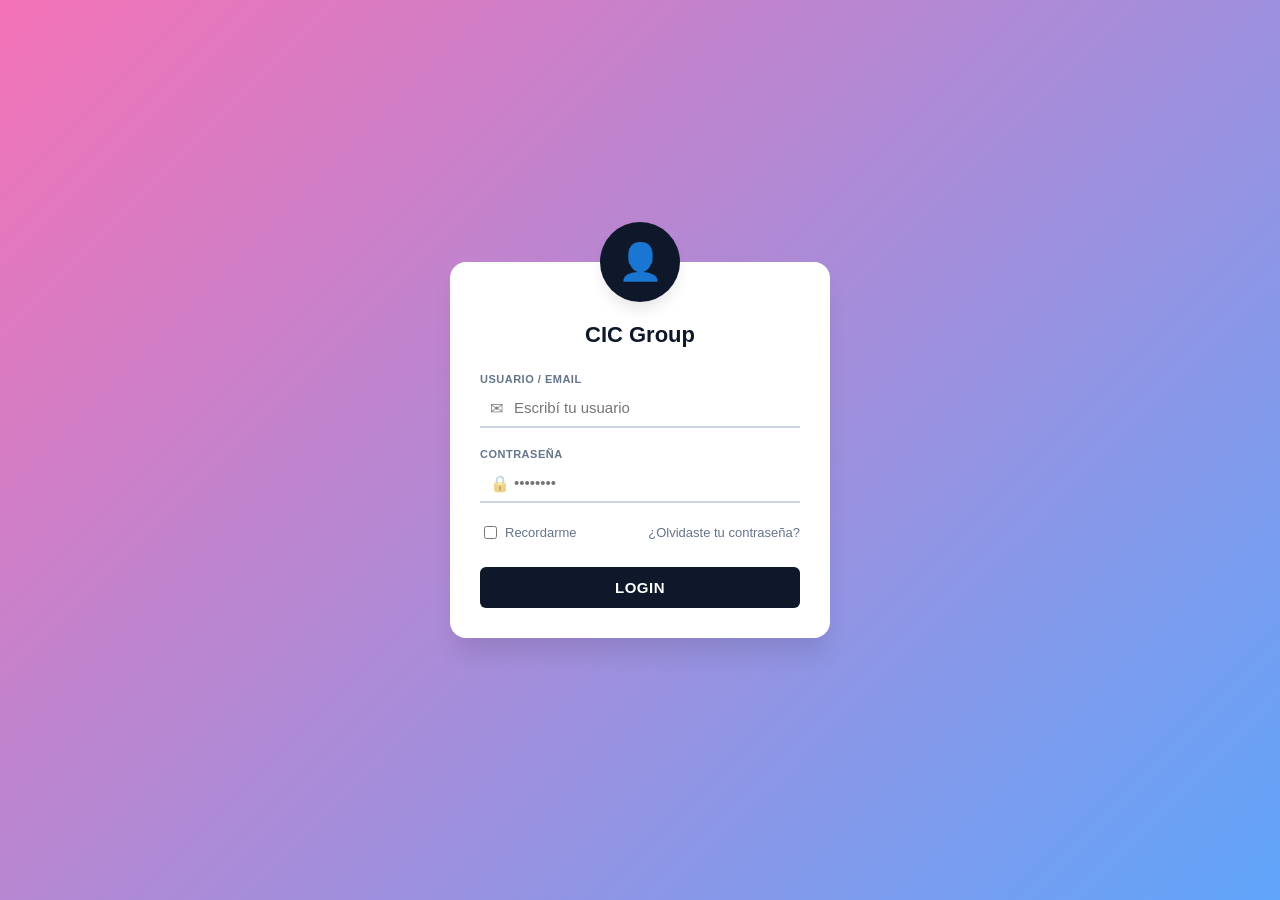
<file: index.html>
<!DOCTYPE html>
<html lang="es">
<head>
  <meta charset="UTF-8">
  <meta name="viewport" content="width=device-width, initial-scale=1.0">
  <title>CIC Group - Ingreso al Sistema</title>
  <style>
    :root {
      --primary: #2563eb;
      --bg-gradient: linear-gradient(135deg, #f472b6 0%, #60a5fa 100%);
      --dark: #0f172a;
    }
    * { box-sizing: border-box; font-family: 'Segoe UI', Arial, sans-serif; }
    body {
      margin: 0; height: 100vh; display: flex; align-items: center; justify-content: center; background: var(--bg-gradient);
    }
    .login-card {
      background: white; width: 100%; max-width: 380px; padding: 40px 30px 30px 30px; border-radius: 16px;
      box-shadow: 0 20px 25px -5px rgba(0, 0, 0, 0.1); position: relative; text-align: center;
    }
    .avatar-circle {
      width: 80px; height: 80px; background-color: var(--dark); border-radius: 50%; display: flex;
      align-items: center; justify-content: center; font-size: 36px; color: white; position: absolute;
      top: -40px; left: calc(50% - 40px); box-shadow: 0 10px 15px -3px rgba(0, 0, 0, 0.1);
    }
    h2 { margin: 20px 0 25px 0; color: var(--dark); font-size: 22px; font-weight: 700; }
    .input-group { margin-bottom: 20px; text-align: left; position: relative; }
    .input-group label {
      display: block; font-size: 11px; color: #64748b; text-transform: uppercase; letter-spacing: 0.5px; margin-bottom: 4px; font-weight: 600;
    }
    .input-group input {
      width: 100%; padding: 10px 12px 10px 34px; border: none; border-bottom: 2px solid #cbd5e1; font-size: 15px; color: #334155; outline: none;
    }
    .input-group input:focus { border-color: var(--primary); }
    .input-icon { position: absolute; bottom: 10px; left: 10px; font-size: 16px; opacity: 0.5; }
    .options-row { display: flex; justify-content: space-between; align-items: center; font-size: 13px; color: #64748b; margin-bottom: 25px; }
    .options-row label { cursor: pointer; display: flex; align-items: center; gap: 5px; }
    .options-row a { color: #64748b; text-decoration: none; }
    .btn-login {
      width: 100%; padding: 12px; background-color: var(--dark); color: white; border: none; border-radius: 6px;
      font-size: 15px; font-weight: bold; cursor: pointer; text-transform: uppercase; letter-spacing: 0.5px;
    }
    .btn-login:hover { background-color: var(--primary); }
    .error-msg { color: #ef4444; font-size: 13px; font-weight: bold; margin-top: 15px; display: none; }
  </style>
</head>
<body>

  <div class="login-card">
    <div class="avatar-circle">👤</div>
    <h2>CIC Group</h2>
    
    <form id="form-login" onsubmit="validarAcceso(event)">
      <div class="input-group">
        <label>Usuario / Email</label>
        <span class="input-icon">✉</span>
        <input type="text" id="login-user" placeholder="Escribí tu usuario" required autocomplete="off">
      </div>
      
      <div class="input-group">
        <label>Contraseña</label>
        <span class="input-icon">🔒</span>
        <input type="password" id="login-pass" placeholder="••••••••" required>
      </div>

      <div class="options-row">
        <label><input type="checkbox"> Recordarme</label>
        <a href="#">¿Olvidaste tu contraseña?</a>
      </div>

      <button type="submit" class="btn-login">Login</button>
      
      <div id="msg-error" class="error-msg">⚠ Usuario o contraseña incorrectos</div>
    </form>
  </div>

  <script>
    // Tu URL unificada de Firebase Realtime Database
    const FIREBASE_DB = "https://mi-web000-default-rtdb.firebaseio.com";

    async function validarAcceso(e) {
      e.preventDefault();
      
      const u = document.getElementById('login-user').value.trim().toLowerCase();
      const p = document.getElementById('login-pass').value;
      const error = document.getElementById('msg-error');
      
      if(!u || !p) return;

      // 1. CONTROL DE ACCESO PARA EL SUPERADMIN (DUEÑO)
      if (u === "superadmin" && p === "Gabriel.2024") {
        error.style.display = "none";
        localStorage.setItem("sesion_rol", "superadmin");
        localStorage.setItem("sesion_usuario", "Super Clave Maestra");
        window.location.href = "panel.html"; // Lleva directo al panel de administración
        return;
      }

      // 2. CONTROL DE ACCESO EN VIVO PARA OPERADORES DE FIREBASE
      try {
        const res = await fetch(`${FIREBASE_DB}/usuarios.json`);
        const usuarios = await res.json();
        
        let accesoConcedido = false;
        let nombreOperador = "";

        if (usuarios) {
          Object.keys(usuarios).forEach(id => {
            const cuenta = usuarios[id];
            if (cuenta.usuario.toLowerCase() === u && cuenta.password === p) {
              accesoConcedido = true;
              nombreOperador = cuenta.nombre || cuenta.usuario;
            }
          });
        }

        if (accesoConcedido) {
          error.style.display = "none";
          localStorage.setItem("sesion_rol", "operador");
          localStorage.setItem("sesion_usuario", nombreOperador);
          window.location.href = "panel.html"; // Redirecciona exitosamente al panel
        } else {
          error.style.display = "block"; // Muestra mensaje de error si fallan las credenciales
        }
      } catch (err) {
        console.error("Error en la conexión de red con Firebase:", err);
        alert("Error de conexión. Asegúrate de tener acceso a internet para validar las cuentas.");
      }
    }
  </script>

</body>
</html>
</file>
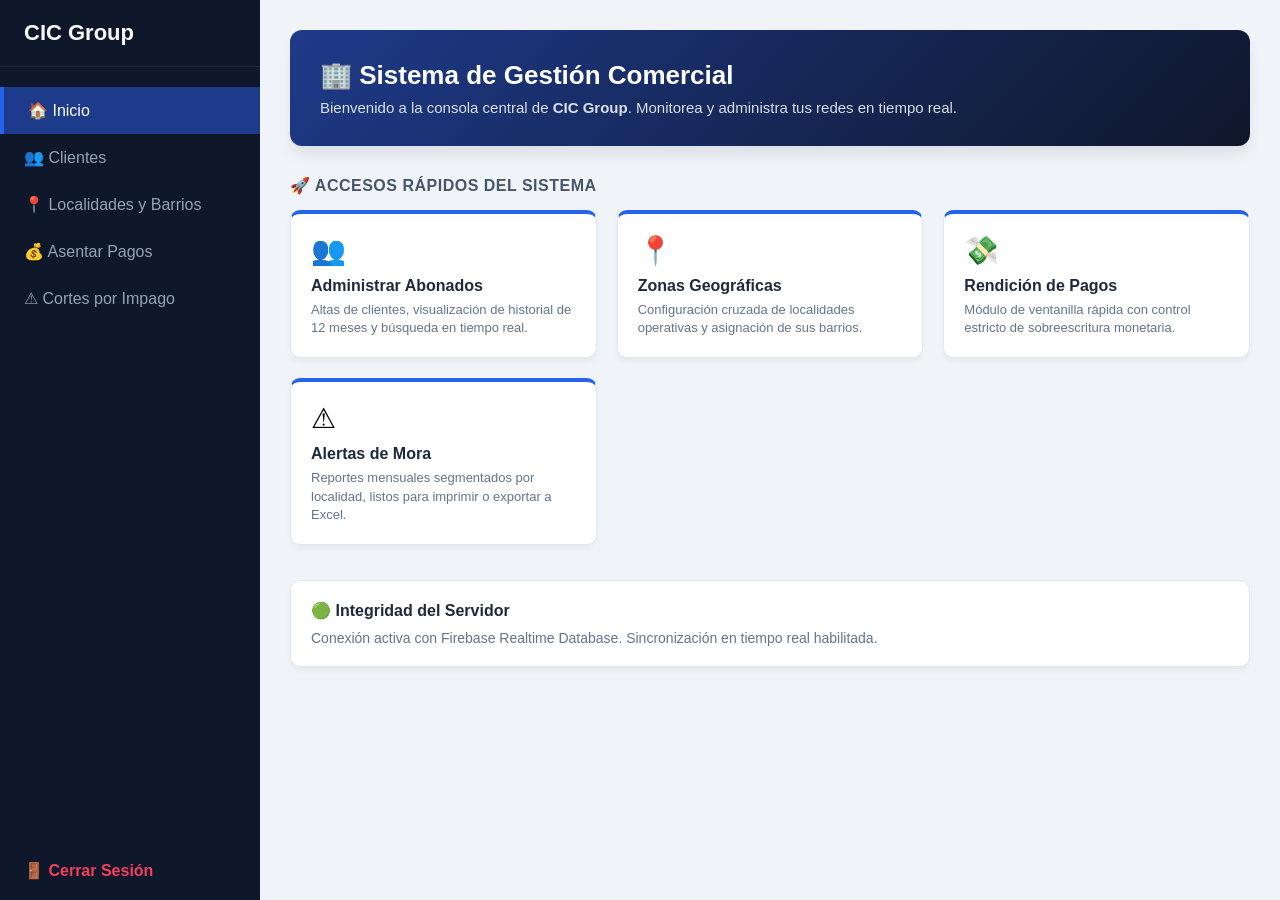
<file: panel.html>
<!DOCTYPE html>
<html lang="es">
<head>
  <meta charset="UTF-8">
  <meta name="viewport" content="width=device-width, initial-scale=1.0">
  <title>CIC Group - Panel de Gestión</title>
  <link rel="stylesheet" href="estilos.css">
</head>
<body>

  <!-- MENÚ LATERAL -->
  <div class="sidebar">
    <div>
      <div class="sidebar-brand">CIC Group</div>
            <!-- --- MENÚ LATERAL CORREGIDO --- -->
      <ul class="sidebar-menu">
        <li id="menu-inicio" class="active"><a onclick="cambiarSeccion('sec-inicio')">🏠 Inicio</a></li>
        <li id="menu-clientes"><a onclick="cambiarSeccion('sec-clientes')">👥 Clientes</a></li>
        <li id="menu-cobertura"><a onclick="cambiarSeccion('sec-cobertura')">📍 Localidades y Barrios</a></li>
        <li id="menu-pagos"><a onclick="cambiarSeccion('sec-pagos')">💰 Asentar Pagos</a></li>
        <li id="menu-cortes"><a onclick="cambiarSeccion('sec-cortes')">⚠ Cortes por Impago</a></li>
        <!-- Única declaración del panel exclusivo del dueño -->
                 <!-- VERIFICÁ QUE EL ONCLICK EN TU index.html QUEDE EXACTAMENTE ASÍ: -->
        <li id="menu-usuarios" style="display: none;"><a onclick="cambiarSeccion('sec-usuarios')">⚙️ Gestión de Usuarios</a></li>

      </ul>

    </div>
      <!-- Buscá la línea de Cerrar Sesión en tu index.html y dejala configurada así: -->
<!-- BUSCÁ ESTA LÍNEA EN EL MENÚ LATERAL DE TU panel.html Y DEJALA ASÍ: -->
<div style="padding: 0 24px;">
  <span style="color: #f43f5e; cursor: pointer; font-weight: bold;" onclick="window.location.href='index.html'">🚪 Cerrar Sesión</span>
</div>

  </div>

  <!-- CONTENIDO PRINCIPAL -->
  <div class="main-content">

    <!-- SECCIÓN: INICIO -->
       <!-- SECCIÓN: INICIO (DASHBOARD CORPORATIVO) -->
    <div id="sec-inicio" class="seccion active">
      <!-- Encabezado Principal -->
      <div style="background: linear-gradient(135deg, var(--bg-active) 0%, var(--bg-sidebar) 100%); padding: 30px; border-radius: 12px; color: white; box-shadow: 0 10px 15px -3px rgba(15, 23, 42, 0.1); margin-bottom: 30px;">
        <h1 style="margin: 0; font-size: 26px; display: flex; align-items: center; gap: 12px;">🏢 Sistema de Gestión Comercial</h1>
        <p style="margin: 8px 0 0 0; opacity: 0.85; font-size: 15px;">Bienvenido a la consola central de <b>CIC Group</b>. Monitorea y administra tus redes en tiempo real.</p>
      </div>

      <h3 style="color: #475569; margin-top: 0; margin-bottom: 15px; font-size: 16px; text-transform: uppercase; letter-spacing: 0.5px;">🚀 Accesos Rápidos del Sistema</h3>
      
      <!-- Panel Grid de Accesos Directos -->
      <div style="display: grid; grid-template-columns: repeat(auto-fit, minmax(240px, 1fr)); gap: 20px; margin-bottom: 35px;">
        
        <!-- Tarjeta Clientes -->
        <div onclick="cambiarSeccion('sec-clientes')" style="background: white; padding: 20px; border-radius: 10px; box-shadow: 0 4px 6px -1px rgba(0,0,0,0.05); border: 1px solid #e2e8f0; border-top: 4px solid var(--primary); cursor: pointer; transition: transform 0.2s, box-shadow 0.2s;" onmouseover="this.style.transform='translateY(-3px)'; this.style.shadow='0 10px 15px -3px rgba(0,0,0,0.1)'" onmouseout="this.style.transform='translateY(0)'">
          <div style="font-size: 28px; margin-bottom: 10px;">👥</div>
          <h4 style="margin: 0; color: #1e293b; font-size: 16px;">Administrar Abonados</h4>
          <p style="margin: 6px 0 0 0; color: #64748b; font-size: 13px; line-height: 1.4;">Altas de clientes, visualización de historial de 12 meses y búsqueda en tiempo real.</p>
        </div>

        <!-- Tarjeta Cobertura -->
        <div onclick="cambiarSeccion('sec-cobertura')" style="background: white; padding: 20px; border-radius: 10px; box-shadow: 0 4px 6px -1px rgba(0,0,0,0.05); border: 1px solid #e2e8f0; border-top: 4px solid var(--primary); cursor: pointer; transition: transform 0.2s, box-shadow 0.2s;" onmouseover="this.style.transform='translateY(-3px)'" onmouseout="this.style.transform='translateY(0)'">
          <div style="font-size: 28px; margin-bottom: 10px;">📍</div>
          <h4 style="margin: 0; color: #1e293b; font-size: 16px;">Zonas Geográficas</h4>
          <p style="margin: 6px 0 0 0; color: #64748b; font-size: 13px; line-height: 1.4;">Configuración cruzada de localidades operativas y asignación de sus barrios.</p>
        </div>

        <!-- Tarjeta Caja -->
        <div onclick="cambiarSeccion('sec-pagos')" style="background: white; padding: 20px; border-radius: 10px; box-shadow: 0 4px 6px -1px rgba(0,0,0,0.05); border: 1px solid #e2e8f0; border-top: 4px solid var(--primary); cursor: pointer; transition: transform 0.2s, box-shadow 0.2s;" onmouseover="this.style.transform='translateY(-3px)'" onmouseout="this.style.transform='translateY(0)'">
          <div style="font-size: 28px; margin-bottom: 10px;">💸</div>
          <h4 style="margin: 0; color: #1e293b; font-size: 16px;">Rendición de Pagos</h4>
          <p style="margin: 6px 0 0 0; color: #64748b; font-size: 13px; line-height: 1.4;">Módulo de ventanilla rápida con control estricto de sobreescritura monetaria.</p>
        </div>

        <!-- Tarjeta Cortes -->
        <div onclick="cambiarSeccion('sec-cortes')" style="background: white; padding: 20px; border-radius: 10px; box-shadow: 0 4px 6px -1px rgba(0,0,0,0.05); border: 1px solid #e2e8f0; border-top: 4px solid var(--primary); cursor: pointer; transition: transform 0.2s, box-shadow 0.2s;" onmouseover="this.style.transform='translateY(-3px)'" onmouseout="this.style.transform='translateY(0)'">
          <div style="font-size: 28px; margin-bottom: 10px;">⚠</div>
          <h4 style="margin: 0; color: #1e293b; font-size: 16px;">Alertas de Mora</h4>
          <p style="margin: 6px 0 0 0; color: #64748b; font-size: 13px; line-height: 1.4;">Reportes mensuales segmentados por localidad, listos para imprimir o exportar a Excel.</p>
      </div> <!-- Cierre correcto de la sección de inicio anterior -->
    </div>
      <!-- SECCIÓN: ESTADO OPERATIVO DE ENLACES (DENTRO DE INICIO) -->
      <div style="background: white; padding: 20px; border-radius: 10px; box-shadow: 0 4px 6px -1px rgba(0,0,0,0.05); border: 1px solid #e2e8f0;">
        <h4 style="margin: 0 0 10px 0; color: #1e293b; display: flex; align-items: center; gap: 8px;">🟢 Integridad del Servidor</h4>
        <p style="margin: 0; color: #64748b; font-size: 14px;">Conexión activa con Firebase Realtime Database. Sincronización en tiempo real habilitada.</p>
      </div>

    </div> <!-- Cierre correcto y definitivo de la sección de inicio (#sec-inicio) -->

    <!-- --- SECCIÓN EXCLUSIVA: GESTIÓN DE USUARIOS (SUPERADMIN) --- -->
    <div id="sec-usuarios" class="seccion" style="width: 100%;">
      <div style="margin-bottom: 25px;">
        <h2>⚙️ Panel de Control de Personal (Superadmin)</h2>
        <p style="color: #64748b; margin: 0; font-size: 14px;">Registra nuevos operadores, asigna contraseñas y revoca accesos al sistema CIC Group.</p>
      </div>

      <div style="display: flex; gap: 25px; flex-wrap: wrap;">

        <!-- Formulario de Alta -->
        <div style="flex: 1; min-width: 300px; background: white; padding: 25px; border-radius: 12px; box-shadow: 0 4px 6px -1px rgba(0,0,0,0.05); border-top: 4px solid var(--bg-sidebar);">
          <h3 style="margin-top: 0; color: var(--bg-active);">➕ Crear Nuevo Operador</h3>
          <form id="form-crear-usuario" onsubmit="guardarNuevoUsuario(event)">
            <div class="form-group"><label>Nombre del Empleado:</label><input type="text" id="user-nombre" placeholder="Ej: Gabriel Farias" required></div>
            <div class="form-group"><label>Usuario de Acceso (Login):</label><input type="text" id="user-login" placeholder="Ej: gfarias" required></div>
            <div class="form-group"><label>Contraseña de Ingreso:</label><input type="text" id="user-pass" placeholder="Mínimo 4 caracteres" required></div>
            <button type="submit" class="btn btn-blue" style="width: 100%; padding: 12px; margin-top: 10px;">⚡ Habilitar Cuenta de Acceso</button>
          </form>
        </div>
        <!-- Tabla de Cuentas Activas -->
        <div style="flex: 1.5; min-width: 350px; background: white; padding: 25px; border-radius: 12px; box-shadow: 0 4px 6px -1px rgba(0,0,0,0.05);">
          <h3 style="margin-top: 0; color: #475569;">🔑 Cuentas Activas en Firebase</h3>
          <table style="width: 100%; border-collapse: collapse;">
            <thead>
              <tr style="background-color: #f8fafc;">
                <th style="padding: 10px; text-align: left; font-size: 12px; color: #64748b;">Operador</th>
                <th style="padding: 10px; text-align: left; font-size: 12px; color: #64748b;">Usuario</th>
                <th style="padding: 10px; text-align: left; font-size: 12px; color: #64748b;">Contraseña</th>
                <th style="padding: 10px; text-align: center; font-size: 12px; color: #64748b; width: 60px;">Acción</th>
              </tr>
            </thead>
            <tbody id="body-usuarios-sistema">
              <!-- Se inyecta dinámicamente desde JS -->
            </tbody>
          </table>
        </div>
      </div> <!-- Cierre correcto del bloque flexible de las dos tarjetas -->
    </div> <!-- Cierre correcto y definitivo de la sección sec-usuarios -->

    <!-- --- SECCIÓN: CLIENTES --- -->
    <div id="sec-clientes" class="seccion">
      <div style="margin-bottom: 25px; display: flex; flex-direction: column; gap: 15px;">
        <h2 style="margin: 0;">👥 Administración de Abonados</h2>
        <div style="display: flex; gap: 15px; align-items: center; flex-wrap: wrap;">
          <button class="btn btn-green" onclick="abrirFichaInscripcion()">➕ Registrar Nuevo Cliente</button>
          <input type="text" id="buscar-cliente" oninput="filtrarClientes()" placeholder="🔍 Buscar cliente por nombre..." style="padding: 10px 15px; border: 1px solid #cbd5e1; border-radius: 6px; width: 280px; font-size: 14px; outline: none;">
        </div>
      </div>

      <!-- Tarjetas KPIs -->
      <div class="dashboard-cards">
        <div class="card-kpi">
          <div><h5>Total Abonados</h5><p id="kpi-total">0</p></div>
          <div style="font-size: 24px;">👥</div>
        </div>
        <div class="card-kpi success">
          <div><h5>Clientes Activos</h5><p id="kpi-activos">0</p></div>
          <div style="font-size: 24px;">🟢</div>
        </div>
        <div class="card-kpi danger">
          <div><h5>En Morosidad</h5><p id="kpi-deudores">0</p></div>
          <div style="font-size: 24px;">⚠</div>
        </div>
      </div>

      <!-- Tabla de Clientes -->
      <div class="table-container">
        <table>
          <thead>
            <tr>
              <th>Nombre del Cliente</th>
              <th>Localidad</th>
              <th>Barrio</th>
              <th>Contacto / Celular</th>
              <th>Estado de Cobertura</th>
              <th style="text-align: center;">Acciones</th>
            </tr>
          </thead>
          <tbody id="body-clientes"></tbody>
        </table>
      </div>

      <!-- Ficha Expandida del Abonado Seleccionado -->
      <div id="ficha-abonado" class="table-container" style="display: none; margin-top: 30px; border-top: 4px solid var(--primary);">
        <h3 style="color: var(--bg-active); margin-top: 0;">📋 Panel de Fiscalización Comercial</h3>
        <div style="display: flex; gap: 40px; flex-wrap: wrap;">
          <div style="flex: 1; min-width: 250px;">
            <h4>👤 Datos Personales</h4>
            <p><b>ID Sistema:</b> <span id="f-id"></span></p>
            <p><b>DNI:</b> <span id="f-dni"></span></p>
            <p><b>Localidad:</b> <span id="f-loc"></span></p>
            <p><b>Barrio:</b> <span id="f-barrio"></span></p>
            <p><b>Dirección:</b> <span id="f-dir"></span></p>
            <p><b>Celular:</b> <span id="f-cel"></span></p>
          </div>
          <div style="flex: 2; min-width: 350px;">
            <div style="display: flex; justify-content: space-between; align-items: center;">
              <h4>💰 Historial de Cobertura</h4>
              <div class="form-group" style="margin: 0; max-width: 140px;">
                <select id="ficha-anio-selector" onchange="actualizarAñoFicha()" style="padding: 4px 8px; font-weight: bold; color: var(--bg-active);">
                  <option value="2026" selected>2026</option>
                  <option value="2027">2027</option>
                  <option value="2028">2028</option>
                </select>
              </div>
            </div>
            <p style="font-size: 13px; color: #64748b; margin: 0 0 10px 0;">👉 Haz clic sobre cualquier mes para registrar o modificar un cobro.</p>
            <div class="grid-meses" id="f-meses-grilla"></div>
          </div>
        </div>
        <div style="margin-top: 20px; text-align: right;">
          <button class="btn btn-gray" onclick="document.getElementById('ficha-abonado').style.display='none'">Cerrar Planilla</button>
        </div>
      </div>
    </div>
    <!-- SECCIÓN: LOCALIDADES Y BARRIOS -->
    <div id="sec-cobertura" class="seccion">
      <div style="margin-bottom: 20px;">
        <h2>📍 Configuración de Cobertura Geográfica</h2>
        <p style="color: #64748b; margin: 0;">Administra las localidades operativas y asigna sus respectivos barrios de manera cruzada.</p>
      </div>
      <div style="display: flex; gap: 25px; flex-wrap: wrap;">
        <!-- Localidades -->
        <div style="flex: 1; min-width: 300px; background: white; padding: 20px; border-radius: 12px; box-shadow: 0 4px 6px -1px rgba(0,0,0,0.05);">
          <h3>🏙️ 1. Localidades</h3>
          <div style="display: flex; gap: 10px; margin-bottom: 15px;">
            <input type="text" id="input-nombre-localidad" placeholder="Nombre de Localidad" style="flex:1; padding: 10px; border: 1px solid #cbd5e1; border-radius: 6px;">
            <button class="btn btn-blue" onclick="guardarLocalidad()">Guardar Loc.</button>
          </div>
          <table>
            <thead><tr><th>Nombre</th><th style="text-align: center; width: 60px;">Acción</th></tr></thead>
            <tbody id="body-localidades"></tbody>
          </table>
        </div>
        <!-- Barrios -->
        <div style="flex: 1; min-width: 300px; background: white; padding: 20px; border-radius: 12px; box-shadow: 0 4px 6px -1px rgba(0,0,0,0.05);">
          <h3 id="titulo-seccion-barrios">🏡 2. Barrios de: (Selecciona una localidad)</h3>
          <div style="display: flex; gap: 10px; margin-bottom: 15px;">
            <input type="text" id="input-nombre-barrio" placeholder="Nombre del Barrio" disabled style="flex:1; padding: 10px; border: 1px solid #cbd5e1; border-radius: 6px;">
            <button class="btn btn-blue" id="btn-guardar-barrio" disabled onclick="guardarBarrio()">Guardar Barrio</button>
          </div>
          <table>
            <thead><tr><th>Barrio / Zona</th><th style="text-align: center; width: 60px;">Acción</th></tr></thead>
            <tbody id="body-barrios">
              <tr><td colspan="2" style="color: #64748b; text-align: center;">Selecciona una localidad.</td></tr>
            </tbody>
          </table>
        </div>
      </div>
    </div>

     <!-- SECCIÓN: ASENTAR PAGOS GENERAL -->
        <!-- SECCIÓN: ASENTAR PAGOS GENERAL -->
    <div id="sec-pagos" class="seccion">
      <div style="margin-bottom: 25px;">
        <h2>💸 Rendición Manual de Cajas Especiales</h2>
        <p style="color: #64748b; margin: 0; font-size: 14px;">Registra de manera directa la recaudación de abonos buscando al cliente rápidamente por sistema.</p>
      </div>

      <!-- Formulario Estilizado con Sombra y Bordes Premium -->
      <div style="background: white; padding: 30px; border-radius: 12px; box-shadow: 0 10px 15px -3px rgba(0, 0, 0, 0.05); max-width: 580px; border: 1px solid #e2e8f0; border-top: 4px solid var(--primary);">
        <h3 style="margin-top: 0; color: var(--bg-active); border-bottom: 2px solid #f1f5f9; padding-bottom: 12px; font-size: 18px; display: flex; align-items: center; gap: 8px;">
          💵 Nuevo Comprobante de Caja
        </h3>
        
        <form id="form-caja-global" onsubmit="ejecutarCobroGlobal(event)">
          
          <!-- FILTRO DE BÚSQUEDA INTERACTIVO -->
          <div class="form-group" style="background-color: #f8fafc; padding: 12px; border-radius: 8px; border: 1px dashed #cbd5e1; margin-bottom: 20px;">
            <label style="color: var(--primary); font-size: 12px; text-transform: uppercase; letter-spacing: 0.5px;">🔍 Filtro Rápido de Búsqueda:</label>
            <input type="text" id="pago-buscar-texto" oninput="filtrarDesplegableClientes()" placeholder="Escribí el nombre del abonado a buscar..." style="width: 100%; padding: 10px 14px; border: 1px solid #cbd5e1; border-radius: 6px; font-size: 14px; outline: none; margin-top: 5px; background: white;">
          </div>
          
          <div class="form-group">
            <label for="pago-select-cliente">👤 Seleccionar Abonado:</label>
            <select id="pago-select-cliente" required style="font-weight: 600; color: #334155; background-color: #fff;">
              <option value="">👉 Seleccione un abonado de la lista...</option>
            </select>
          </div>

          <div style="display: flex; gap: 15px;">
            <div class="form-group" style="flex: 1;">
              <label for="pago-select-anio">AÑO FISCAL</label>
              <select id="pago-select-anio" required style="font-weight: bold; color: var(--bg-active);">
                <option value="2026" selected>2026</option>
                <option value="2027">2027</option>
                <option value="2028">2028</option>
              </select>
            </div>

            <div class="form-group" style="flex: 1;">
              <label for="pago-select-mes">MES A COBRAR</label>
              <select id="pago-select-mes" required style="font-weight: bold; color: var(--bg-active);">
                <option value="Enero">Enero</option>
                <option value="Febrero">Febrero</option>
                <option value="Marzo">Marzo</option>
                <option value="Abril">Abril</option>
                <option value="Mayo">Mayo</option>
                <option value="Junio">Junio</option>
                <option value="Julio">Julio</option>
                <option value="Agosto">Agosto</option>
                <option value="Septiembre">Septiembre</option>
                <option value="Octubre" selected>Octubre</option>
                <option value="Noviembre">Noviembre</option>
                <option value="Diciembre">Diciembre</option>
              </select>
            </div>
          </div>

          <div class="form-group">
            <label for="pago-fecha-global">📅 Fecha Valor Transacción:</label>
            <input type="date" id="pago-fecha-global" required style="color: #334155; font-weight: 500;">
          </div>

          <div class="form-group" style="margin-bottom: 25px;">
            <label for="pago-monto-global">💵 Monto Recaudado ($):</label>
            <input type="number" id="pago-monto-global" placeholder="Ej: 5500" min="0" required style="font-size: 16px; font-weight: bold; color: #0f172a; border-color: #94a3b8;">
          </div>

          <button type="submit" class="btn btn-blue" style="width: 100%; padding: 14px; font-size: 15px; letter-spacing: 0.5px; box-shadow: 0 4px 6px -1px rgba(37, 99, 235, 0.2); transition: all 0.2s;">
            ⚡ Asentar Recaudación de Caja
          </button>
        </form>
      </div>
    </div>



     <!-- SECCIÓN: CORTES POR IMPAGO -->
    <div id="sec-cortes" class="seccion">
      <div style="margin-bottom: 25px; display: flex; justify-content: space-between; align-items: flex-start; flex-wrap: wrap; gap: 15px;">
        <div>
          <h2>⚠ Reporte Automatizado para Suspensión de Coberturas</h2>
          <p style="color: #64748b; margin: 0; font-size: 14px;">Monitorea los abonados con deudas activas e imprime las órdenes de suspensión física en terreno.</p>
        </div>
        
        <!-- BOTONERA DE ACCIONES COMERCIALES -->
        <div style="display: flex; gap: 10px;">
          <button class="btn" onclick="imprimirReporteCortes()" style="background-color: #475569; color: white; display: flex; align-items: center; gap: 6px;">
            🖨️ Imprimir Reporte
          </button>
          <button class="btn" onclick="exportarCortesExcel()" style="background-color: #15803d; color: white; display: flex; align-items: center; gap: 6px; box-shadow: 0 4px 6px -1px rgba(21, 128, 61, 0.2);">
            📊 Exportar a Excel
          </button>
        </div>
      </div>

      <!-- BARRA DE FILTROS CRONOLÓGICOS -->
            <!-- BARRA DE FILTROS CRONOLÓGICOS Y GEOGRÁFICOS -->
      <div style="background: white; padding: 15px 20px; border-radius: 8px; box-shadow: 0 1px 3px rgba(0,0,0,0.05); margin-bottom: 20px; display: flex; gap: 20px; align-items: center; flex-wrap: wrap; border: 1px solid #e2e8f0;">
        <div style="display: flex; gap: 10px; align-items: center;">
          <span style="font-weight: bold; color: #334155; font-size: 14px;">📅 Periodo:</span>
          <select id="filtro-corte-mes" onchange="procesarAlertasCortes()" style="padding: 6px 12px; border: 1px solid #cbd5e1; border-radius: 6px; font-weight: bold; color: #1e3a8a;">
            <option value="Enero">Enero</option>
            <option value="Febrero">Febrero</option>
            <option value="Marzo">Marzo</option>
            <option value="Abril">Abril</option>
            <option value="Mayo">Mayo</option>
            <option value="Junio">Junio</option>
            <option value="Julio">Julio</option>
            <option value="Agosto">Agosto</option>
            <option value="Septiembre">Septiembre</option>
            <option value="Octubre" selected>Octubre</option>
            <option value="Noviembre">Noviembre</option>
            <option value="Diciembre">Diciembre</option>
          </select>

          <select id="filtro-corte-anio" onchange="procesarAlertasCortes()" style="padding: 6px 12px; border: 1px solid #cbd5e1; border-radius: 6px; font-weight: bold; color: #1e3a8a;">
            <option value="2026" selected>2026</option>
            <option value="2027">2027</option>
            <option value="2028">2028</option>
          </select>
        </div>

        <div style="display: flex; gap: 10px; align-items: center; margin-left: 10px;">
          <span style="font-weight: bold; color: #334155; font-size: 14px;">🏙️ Localidad:</span>
          <select id="filtro-corte-localidad" onchange="procesarAlertasCortes()" style="padding: 6px 12px; border: 1px solid #cbd5e1; border-radius: 6px; font-weight: bold; color: #334155;">
            <option value="TODAS">🌍 Todas las Localidades</option>
          </select>
        </div>
      </div>


      <!-- Tabla de deudores -->
      <div class="table-container" id="zona-impresion-cortes">
        <table>
          <thead>
            <tr>
              <th>Abonado en Mora</th>
              <th>Contacto</th>
              <th>Periodo Evaluado</th>
              <th>Estado Operativo</th>
            </tr>
          </thead>
          <tbody id="body-cortes-impago"></tbody>
        </table>
      </div>
    </div>


  </div>

  <!-- MODAL: INSCRIPCIÓN -->
  <div id="modal-inscripcion" class="modal">
    <div class="modal-content">
      <button class="close-modal" onclick="cerrarFichaInscripcion()">×</button>
      <h3>📝 Ficha de Nueva Inscripción</h3>
      <form id="form-nuevo-cliente">
        <div class="form-group"><label>DNI:</label><input type="text" id="ins-dni" required></div>
        <div class="form-group"><label>Nombre Completo:</label><input type="text" id="ins-nombre" required></div>
        <div class="form-group"><label>Celular:</label><input type="text" id="ins-cel" required></div>
                <!-- --- VERIFICÁ Y REEMPLAZÁ ESTAS LÍNEAS EN TU panel.html --- -->
        <div class="form-group">
          <label>Localidad:</label>
          <select id="ins-localidad" required onchange="actualizarBarriosDesplegableInscripcion()"></select>
        </div>
        <div class="form-group">
          <label>Barrio / Zona:</label>
          <select id="ins-barrio" required style="width: 100%; padding: 10px; border: 1px solid #cbd5e1; border-radius: 6px; font-size: 14px; background-color: #fff; color: #334155;">
            <option value="">👉 Selecciona primero una localidad...</option>
          </select>
        </div>

        <div class="form-group"><label>Dirección:</label><input type="text" id="ins-dir" required></div>
        <div class="form-group">
          <label>Rinde Pago Inicial (Mes Base):</label>
          <select id="ins-pago-inicial" required>
            <option value="Ninguno">Ninguno (Ingresa en Mora)</option>
            <option value="Enero 2026">Enero 2026</option>
            <option value="Febrero 2026">Febrero 2026</option>
            <option value="Marzo 2026">Marzo 2026</option>
            <option value="Abril 2026">Abril 2026</option>
            <option value="Mayo 2026">Mayo 2026</option>
            <option value="Junio 2026">Junio 2026</option>
            <option value="Julio 2026">Julio 2026</option>
            <option value="Agosto 2026">Agosto 2026</option>
            <option value="Septiembre 2026">Septiembre 2026</option>
            <option value="Octubre 2026" selected>Octubre 2026</option>
            <option value="Noviembre 2026">Noviembre 2026</option>
            <option value="Diciembre 2026">Diciembre 2026</option>
          </select>
        </div>
        <button type="submit" class="btn btn-green" style="width: 100%; margin-top: 10px;">Dar de Alta Comercial</button>
      </form>
    </div>
  </div>

    <!-- MODAL: EDICIÓN DE CLIENTE -->
  <div id="modal-edicion" class="modal">
    <div class="modal-content">
      <button class="close-modal" onclick="cerrarFichaEdicion()">×</button>
      <h3>✏️ Editar Datos de Abonado</h3>
      <form id="form-editar-cliente">
        <!-- Input oculto para almacenar la clave del usuario -->
        <input type="hidden" id="edit-id-original">
        
        <div class="form-group">
          <label>DNI / Clave Sistema:</label>
          <input type="text" id="edit-dni" disabled style="background-color: #f1f5f9; color: #64748b; font-weight: bold;">
        </div>
        <div class="form-group">
          <label>Nombre Completo:</label>
          <input type="text" id="edit-nombre" required>
        </div>
        <div class="form-group">
          <label>Celular / Contacto:</label>
          <input type="text" id="edit-cel" required>
        </div>
                <!-- REEMPLAZO EN EL FORMULARIO DE NUEVA INSCRIPCIÓN -->
                <!-- REEMPLAZO EN EL FORMULARIO DE EDICIÓN -->
        <div class="form-group">
          <label>Localidad:</label>
          <select id="edit-localidad" required onchange="actualizarBarriosDesplegableEdicion()"></select>
        </div>
        <div class="form-group">
          <label>Barrio / Zona:</label>
          <select id="edit-barrio" required>
            <option value="">👉 Selecciona primero una localidad...</option>
          </select>
        </div>


        <div class="form-group">
          <label>Dirección:</label>
          <input type="text" id="edit-dir" required>
        </div>
        
        <div style="margin-top: 20px; display: flex; gap: 10px; justify-content: flex-end;">
          <button type="button" class="btn btn-gray" onclick="cerrarFichaEdicion()">Cancelar</button>
          <button type="submit" class="btn btn-blue">💾 Guardar Cambios</button>
        </div>
      </form>
    </div>
  </div>


  <!-- MODAL: GESTIÓN DE ABONO INDIVIDUAL -->
  <div id="modal-cobro-mes" class="modal">
    <div class="modal-content">
      <button class="close-modal" onclick="cerrarModalCobroMes()">×</button>
      <h3>📝 Registro y Control de Abono</h3>
      <p>Abonado: <strong id="m-cobro-cliente"></strong></p>
      <p>Mes seleccionado: <strong id="m-cobro-mes" style="color: var(--primary);"></strong></p>
      <div class="form-group">
        <label>📅 Fecha de Cobro:</label>
        <input type="date" id="input-fecha-pago">
      </div>
      <div class="form-group">
        <label>💵 Monto del Abono ($):</label>
        <input type="number" id="input-monto-pago" placeholder="Ej: 5000" min="0">
      </div>
      <div style="margin-top: 25px; display: flex; gap: 10px; justify-content: flex-end;">
        <button class="btn" id="btn-anular-pago-mes" style="background-color: var(--danger); color: white; display: none;" onclick="ejecutarAnulacionMes()">Anular Pago</button>
        <div style="flex-grow: 1;"></div>
        <button class="btn btn-gray" onclick="cerrarModalCobroMes()">Cancelar</button>
        <button class="btn btn-green" id="btn-confirmar-pago-mes">Guardar Cambios</button>
      </div>
    </div>
  </div>

  <script src="script.js"></script>
</body>
</html>
</file>
<file: estilos.css>
/* --- VARIABLES DE COLOR (DISEÑO AZUL) --- */
:root {
  --bg-sidebar: #0f172a;       /* Azul marino oscuro profundo */
  --bg-active: #1e3a8a;        /* Azul corporativo activo */
  --primary: #2563eb;          /* Azul brillante para elementos destacados */
  --success: #10b981;          /* Verde para pagos y estados activos */
  --danger: #ef4444;           /* Rojo para deudas y anulaciones */
  --bg-main: #f0f4f8;          /* Fondo general azul acero claro */
  --bg-table-header: #dbeafe;  /* Encabezados de tablas en azul suave */
  --color-text-header: #1e40af;/* Texto de encabezados */
}

* {
  box-sizing: border-box;
}

body { 
  font-family: 'Segoe UI', Arial, sans-serif; 
  margin: 0; 
  display: flex; 
  height: 100vh; 
  background-color: var(--bg-main); 
  overflow: hidden;
}

/* --- MENÚ LATERAL (SIDEBAR) --- */
.sidebar {
  width: 260px;
  background-color: var(--bg-sidebar);
  color: white;
  display: flex;
  flex-direction: column;
  justify-content: space-between;
  padding: 20px 0;
}
.sidebar-brand {
  font-size: 22px;
  font-weight: bold;
  padding: 0 24px 20px 24px;
  border-bottom: 1px solid #1e293b;
  color: #f8fafc;
}
.sidebar-menu {
  list-style: none;
  padding: 0;
  margin: 20px 0;
  flex-grow: 1;
}
.sidebar-menu li a {
  display: block;
  padding: 14px 24px;
  color: #94a3b8;
  text-decoration: none;
  font-weight: 500;
  cursor: pointer;
  transition: all 0.2s;
}
.sidebar-menu li a:hover, .sidebar-menu li.active a {
  background-color: var(--bg-active);
  color: white;
  border-left: 4px solid var(--primary);
}

/* --- CONTENEDOR PRINCIPAL --- */
.main-content {
  flex: 1;
  padding: 30px;
  overflow-y: auto;
}
.seccion {
  display: none;
}
.seccion.active {
  display: block;
}

/* --- CONTENEDORES Y TARJETAS --- */
.table-container {
  background: white;
  border-radius: 12px;
  padding: 15px;
  box-shadow: 0 4px 6px -1px rgba(0,0,0,0.05);
  margin-top: 20px;
}
table { 
  width: 100%; 
  border-collapse: separate; 
  border-spacing: 0;
}
th, td { 
  padding: 14px 16px; 
  text-align: left; 
}
th { 
  background-color: var(--bg-table-header); 
  color: var(--color-text-header); 
  font-weight: bold; 
  font-size: 12px;
  text-transform: uppercase;
  letter-spacing: 0.5px;
  border-bottom: 2px solid #e2e8f0;
}
td {
  border-bottom: 1px solid #f1f5f9;
}
.fila-cliente:hover {
  background-color: #f8fafc;
}

/* --- GRILLES DE MESES (12 MESES) --- */
.grid-meses { 
  display: grid; 
  grid-template-columns: repeat(4, 1fr); 
  gap: 12px; 
  margin-top: 15px; 
}
@media (max-width: 900px) {
  .grid-meses { grid-template-columns: repeat(2, 1fr); }
}
.mes-box {
  padding: 12px;
  border-radius: 8px;
  text-align: center;
  font-size: 13px;
  font-weight: bold;
  border: 1px solid transparent;
}
.mes-pago { background-color: #d1fae5; color: #065f46; border-color: #a7f3d0; }
.mes-deuda { background-color: #fee2e2; color: #991b1b; border-color: #fca5a5; }

/* --- INDICADORES KPI --- */
.dashboard-cards {
  display: flex;
  gap: 20px;
  margin-bottom: 25px;
}
.card-kpi {
  flex: 1;
  background: white;
  padding: 16px 20px;
  border-radius: 10px;
  box-shadow: 0 4px 6px -1px rgba(0,0,0,0.05);
  display: flex;
  align-items: center;
  justify-content: space-between;
  border-left: 5px solid var(--primary);
}
.card-kpi.success { border-left-color: var(--success); }
.card-kpi.danger { border-left-color: var(--danger); }
.card-kpi h5 { margin: 0; color: #64748b; font-size: 11px; text-transform: uppercase; }
.card-kpi p { margin: 5px 0 0 0; font-size: 22px; font-weight: bold; }

/* --- BOTONES Y COMPONENTES --- */
.btn {
  padding: 10px 16px;
  border-radius: 6px;
  font-weight: bold;
  cursor: pointer;
  border: none;
  font-size: 14px;
}
.btn-green { background-color: var(--success); color: white; }
.btn-blue { background-color: var(--primary); color: white; }
.btn-gray { background-color: #94a3b8; color: white; }

/* --- MODALES --- */
.modal {
  display: none;
  position: fixed;
  top: 0; left: 0; width: 100%; height: 100%;
  background: rgba(15, 23, 42, 0.6);
  align-items: center;
  justify-content: center;
  z-index: 1000;
}
.modal.open { display: flex; }
.modal-content {
  background: white;
  padding: 25px;
  border-radius: 12px;
  width: 100%;
  max-width: 450px;
  position: relative;
}
.close-modal {
  position: absolute;
  top: 15px; right: 15px;
  font-size: 22px; background: none; border: none; cursor: pointer;
}
.form-group {
  margin-bottom: 15px;
}
.form-group label {
  display: block; margin-bottom: 6px; font-weight: bold; font-size: 13px; color: #475569;
}
.form-group input, .form-group select {
  width: 100%; padding: 10px; border: 1px solid #cbd5e1; border-radius: 6px; font-size: 14px;
}
.badge {
  padding: 6px 12px; border-radius: 50px; font-size: 12px; font-weight: bold; display: inline-block;
}
.badge-activo { background-color: #d1fae5; color: #065f46; }
.badge-deuda { background-color: #fee2e2; color: #991b1b; }
</file>
